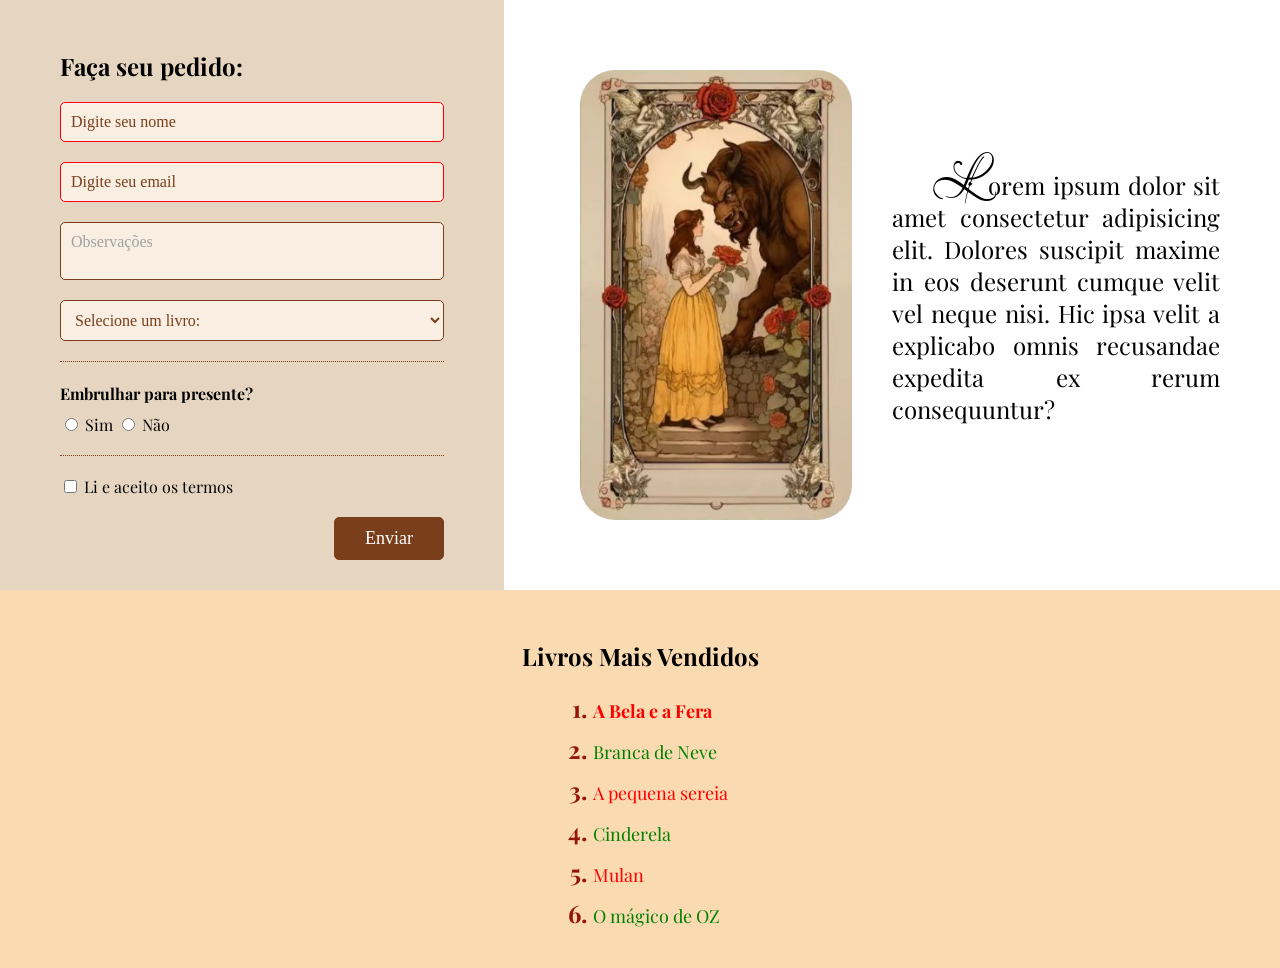
<file: 04_28-Pseudo-aula/index.html>
<!DOCTYPE html>
<html lang="pt-br">
<head>
    <meta charset="UTF-8">
    <meta name="viewport" content="width=device-width, initial-scale=1.0">
    <link rel="stylesheet" href="./assets/css/style.css">
    <link rel="stylesheet" href="./assets/css/pseudo.css">
    <title>Pseudo Aula</title>
</head>
<body>
    
    <section class="livro">
        <div class="pedido">
            <h2>Faça seu pedido:</h2>

            <form action="">
                <input type="text" placeholder="Digite seu nome" required>
                <input type="text" placeholder="Digite seu email" required>
            
                <textarea name="oberservacoes" id="oberservacoes" placeholder="Observações"></textarea>

                <select name="livros" id="livros">
                    <option value="" disabled selected>Selecione um livro:</option>
                    <option value="A-bela-e-a-fera">A Bela e a Fera</option>
                    <option value="branca-de-neve">Branca de Neve</option>
                    <option value="a-pequena-sereia">A pequena sereia</option>
                    <option value="cinderela">Cinderela</option>
                    <option value="mulan">Mulan</option>
                    <option value="o-magico-de-oz">O mágico de OZ</option>
                </select>

                <div class="presente">
                    <h4>Embrulhar para presente?</h4>

                    <input type="radio" name="presente" id="sim" value="sim">
                    <label for="sim">Sim</label>

                    <input type="radio" name="presente" id="nao" value="nao">
                    <label for="nao">Não</label>
                </div>

                <div class="termos">
                    <input type="checkbox" name="termos" id="aceito" value="aceito" required>
                    <label for="aceito">Li e aceito os termos</label>
                </div>

                <input type="submit" value="Enviar">
            </form>
        </div>
        
        <div class="modelo">
            <img src="./assets/images/carta-bela.jpg" alt="Carta da Bela e a Fera">
            <p>Lorem ipsum dolor sit amet consectetur adipisicing elit. Dolores suscipit maxime in eos deserunt cumque velit vel neque nisi. Hic ipsa velit a explicabo omnis recusandae expedita ex rerum consequuntur?</p>
        </div>
    </section>
    
    <section class="ranking">
        <h2>Livros Mais Vendidos</h2>

        <ol>
            <li class="top3">A Bela e a Fera</li>
            <li class="top3">Branca de Neve</li>
            <li class="top3">A pequena sereia</li>
            <li>Cinderela</li>
            <li>Mulan</li>
            <li>O mágico de OZ</li>
        </ol>
    </section>

</body>
</html>
</file>
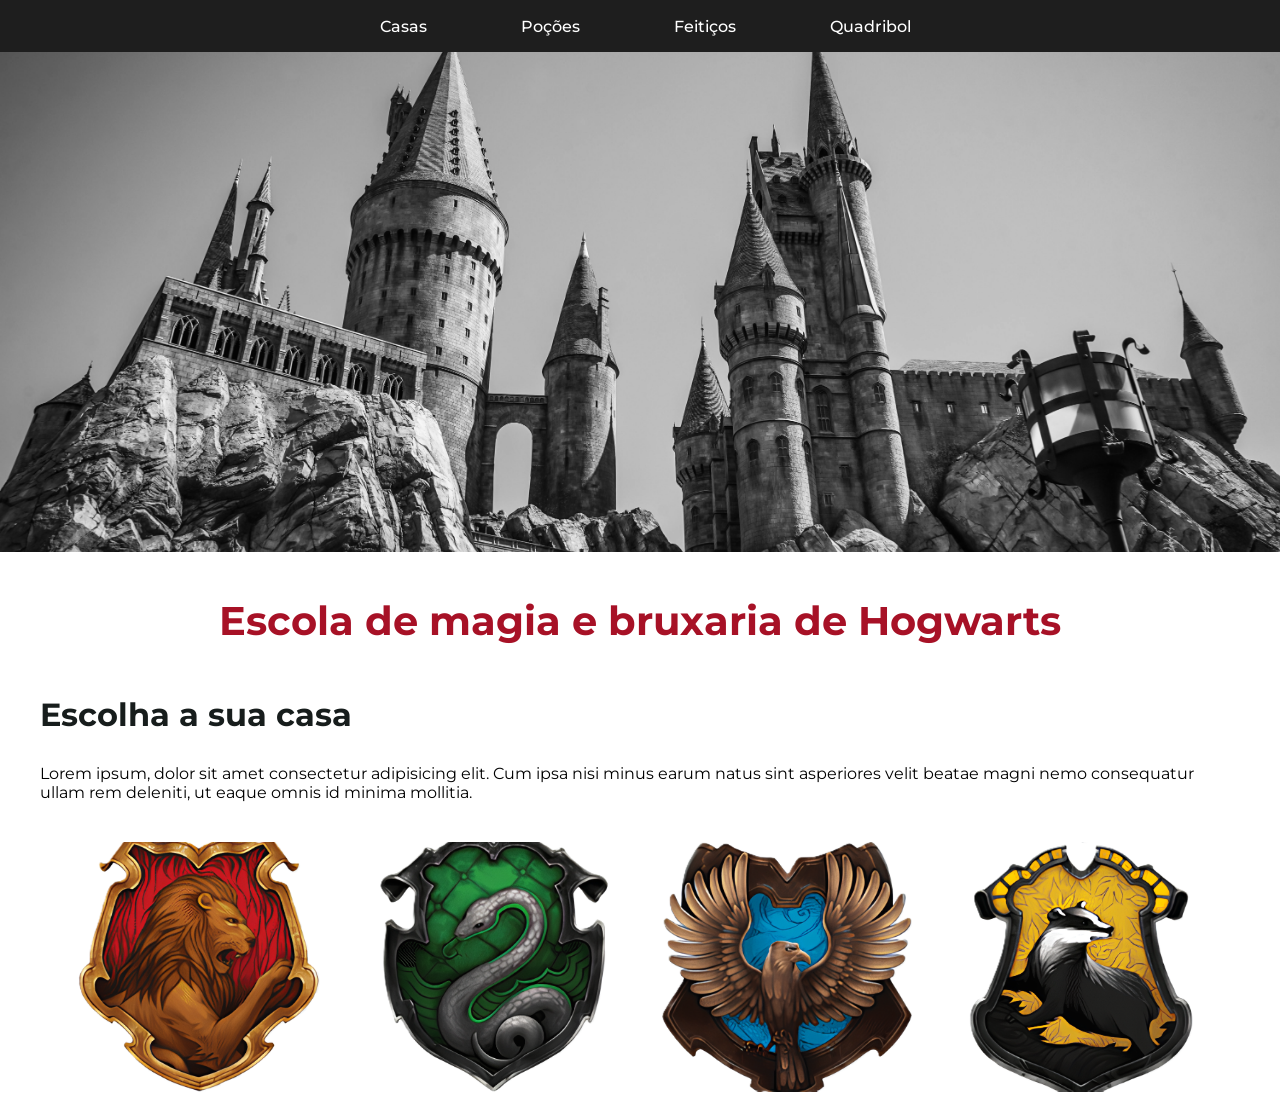
<file: 05 - Maio/05_19 - Reset CSS/2 - divs/index.html>
<!DOCTYPE html>
<html lang="pt-br">
<head>
    <meta charset="UTF-8">
    <meta name="viewport" content="width=device-width, initial-scale=1.0">
    <link rel="stylesheet" href="./style.css">
    <link href='https://cdn.boxicons.com/fonts/basic/boxicons.min.css' rel='stylesheet'>
    <title>Divs e Box Model</title>
</head>
<body>

    <header>
        <!-- <ul>
            <li></li>
            Tag com display block - fica um abaixo do outro
        </ul> -->
 
        <a href="casas.html">
            <i class="bx bx-castle"></i>
            Casas
        </a>
        <a href="pocoes.html">
            <i class="bx bx-flask-round"></i>
            Poções
        </a>
        <a href="feiticos.html">
            <i class="bx bx-magic-wand"></i>
            Feitiços
        </a>
        <a href="quadribol.html">
            <i class="bx bx-cricket-ball"></i>
            Quadribol
        </a>
    </header>

    <img src="./images/banner.jpg" alt="Castelo de Hogwarts">

    <h1>Escola de magia e bruxaria de Hogwarts</h1>
    
    <h2>Escolha a sua casa</h2>

    <p>Lorem ipsum, dolor sit amet consectetur adipisicing elit. Cum ipsa nisi minus earum natus sint asperiores velit beatae magni nemo consequatur ullam rem deleniti, ut eaque omnis id minima mollitia.</p>
    
    <div>
        <img src="./images/grifinoria.png" alt="Brasão da Grifinória de Hogwarts">
        <img src="./images/sonserina.png" alt="Brasão da Sonserina de Hogwarts">
        <img src="./images/corvinal.png" alt="Brasão da Corvinal de Hogwarts">
        <img src="./images/lufalufa.png" alt="Brasão da Lufa-lufa de Hogwarts">
    </div>
    
</body>
</html>
</file>
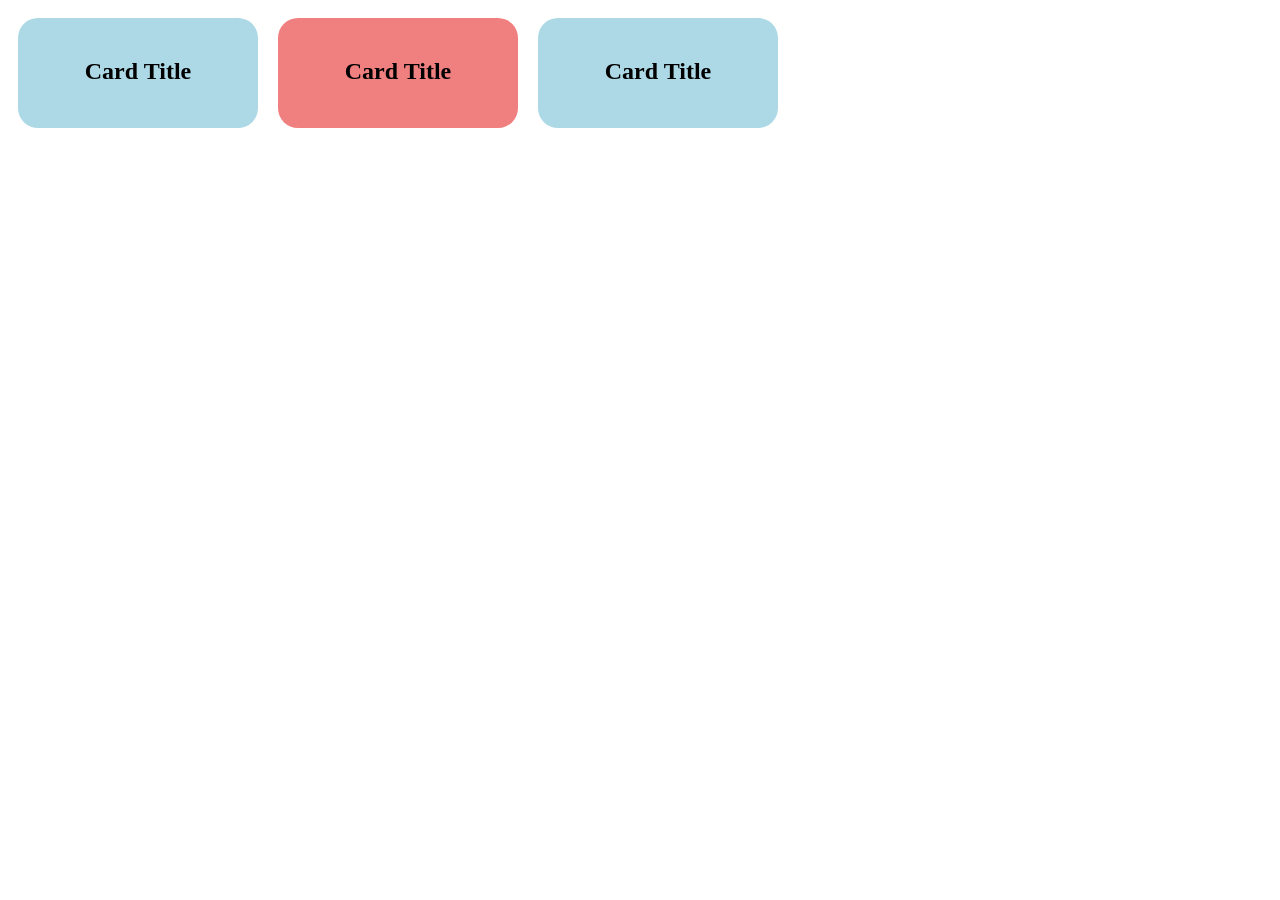
<file: 05 - Maio/05_19 - Reset CSS/3 - id e class/index.html>
<!DOCTYPE html>
<html lang="en">
<head>
    <meta charset="UTF-8">
    <meta name="viewport" content="width=device-width, initial-scale=1.0">
    <link rel="stylesheet" href="style.css">
    <title>Document</title>
</head>
<body>
    
    <div id="lista">
        <div class="card">
            <h2>Card Title</h2>
        </div>
        <div class="card" id="destaque">
            <h2>Card Title</h2>
        </div>
        <div class="card">
            <h2>Card Title</h2>
        </div>
    </div>

</body>
</html>
</file>
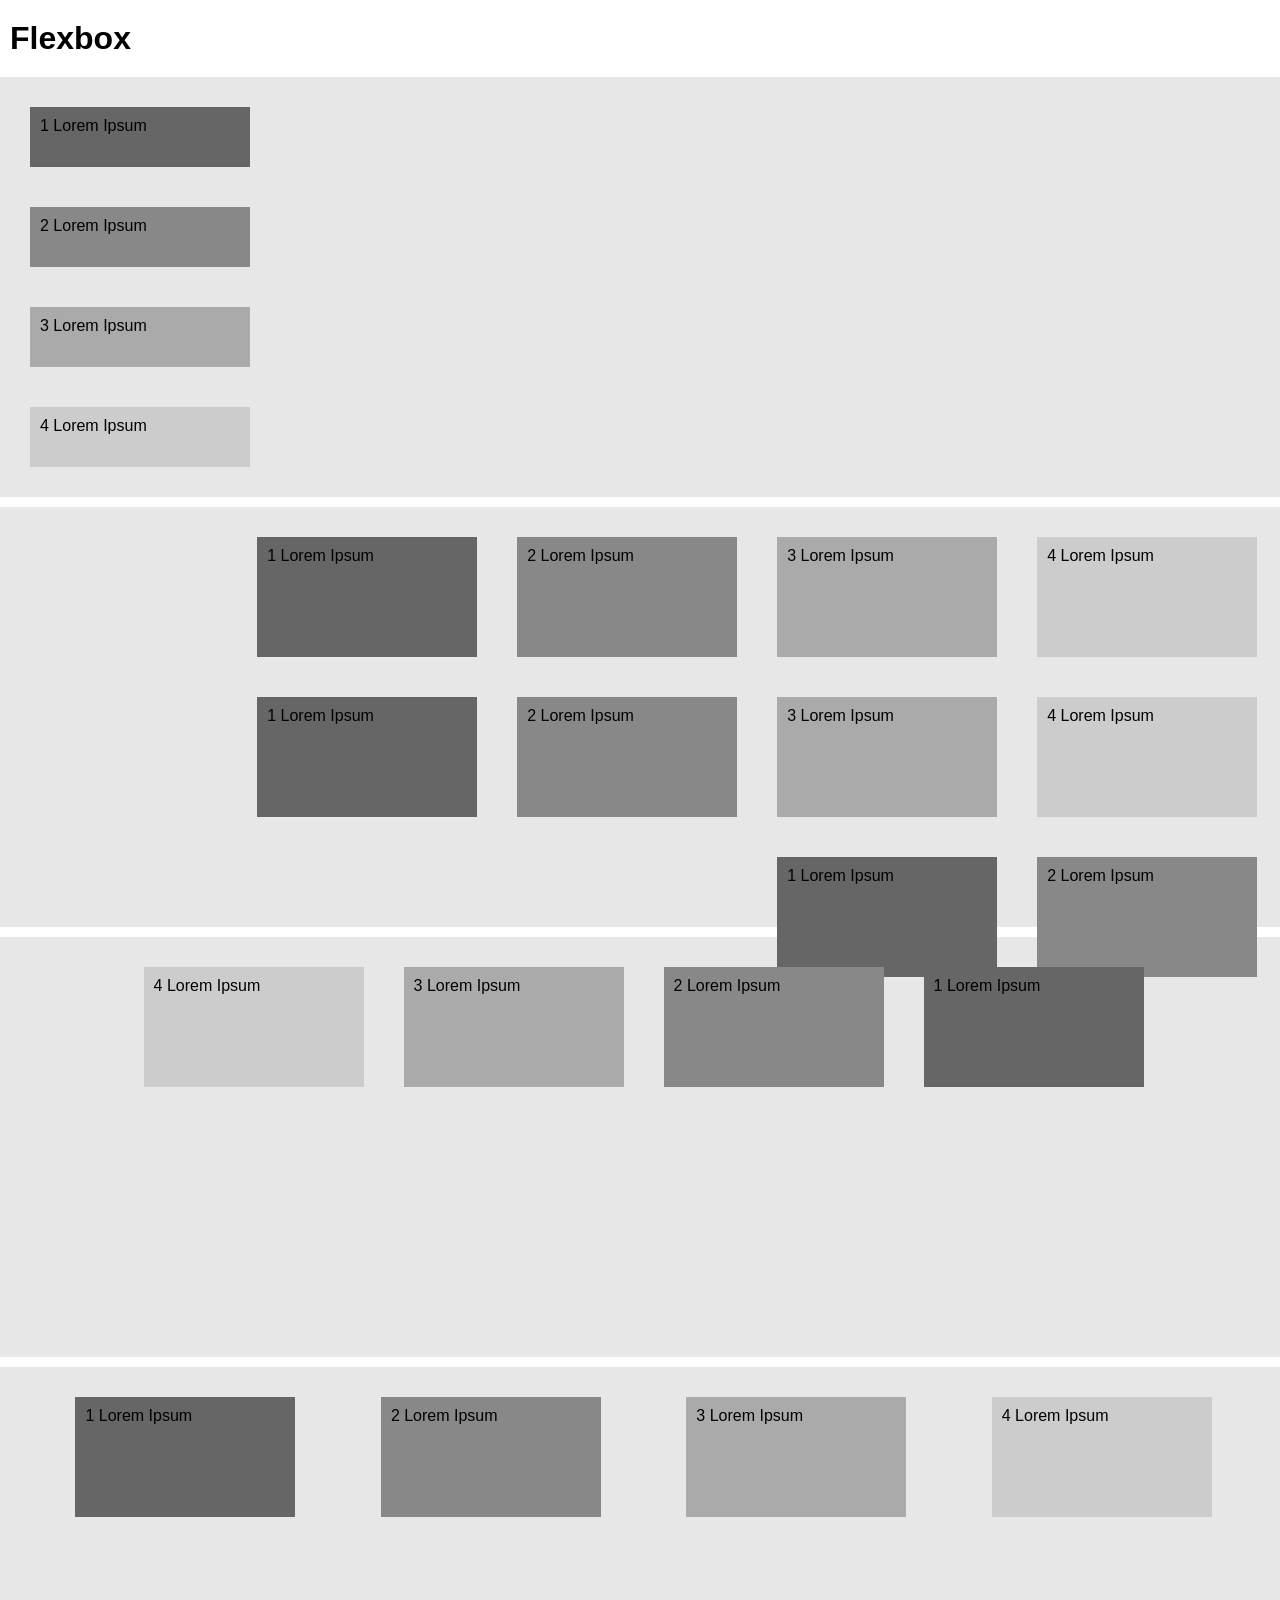
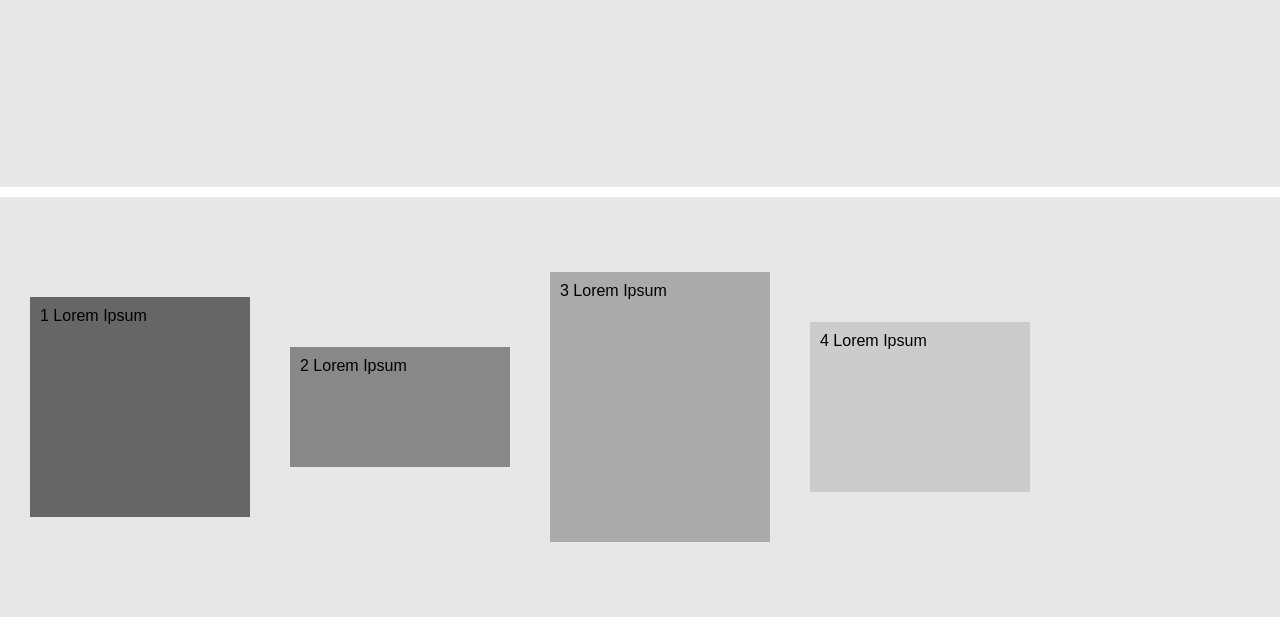
<file: 05 - Maio/05_19 - Reset CSS/4 - flexbox/index.html>
<!DOCTYPE html>
<html lang="pt-br">
<head>
    <meta charset="UTF-8">
    <meta name="viewport" content="width=device-width, initial-scale=1.0">
    <link rel="stylesheet" href="./css/style.css">
    <link rel="stylesheet" href="./css/flex.css">
    <title>Flexbox</title>
</head>
<body>
    
    <h1>Flexbox</h1>

    <div id="modelo-1" class="container">
        <div class="box box-1">1 Lorem Ipsum</div>
        <div class="box box-2">2 Lorem Ipsum</div>
        <div class="box box-3">3 Lorem Ipsum</div>
        <div class="box box-4">4 Lorem Ipsum</div>
    </div>

    <div id="modelo-2" class="container">
        <div class="box box-1">1 Lorem Ipsum</div>
        <div class="box box-2">2 Lorem Ipsum</div>
        <div class="box box-3">3 Lorem Ipsum</div>
        <div class="box box-4">4 Lorem Ipsum</div>
        <div class="box box-1">1 Lorem Ipsum</div>
        <div class="box box-2">2 Lorem Ipsum</div>
        <div class="box box-3">3 Lorem Ipsum</div>
        <div class="box box-4">4 Lorem Ipsum</div>
        <div class="box box-1">1 Lorem Ipsum</div>
        <div class="box box-2">2 Lorem Ipsum</div>
    </div>

    <div id="modelo-3" class="container">
        <div class="box box-1">1 Lorem Ipsum</div>
        <div class="box box-2">2 Lorem Ipsum</div>
        <div class="box box-3">3 Lorem Ipsum</div>
        <div class="box box-4">4 Lorem Ipsum</div>
    </div>

    <div id="modelo-4" class="container">
        <div class="box box-1">1 Lorem Ipsum</div>
        <div class="box box-2">2 Lorem Ipsum</div>
        <div class="box box-3">3 Lorem Ipsum</div>
        <div class="box box-4">4 Lorem Ipsum</div>
    </div>

    <div id="modelo-5" class="container">
        <div style="height: 200px" class="box box-1">1 Lorem Ipsum</div>
        <div style="height: 100px" class="box box-2">2 Lorem Ipsum</div>
        <div style="height: 250px" class="box box-3">3 Lorem Ipsum</div>
        <div style="height: 150px" class="box box-4">4 Lorem Ipsum</div>
    </div>
</body>
</html>
</file>
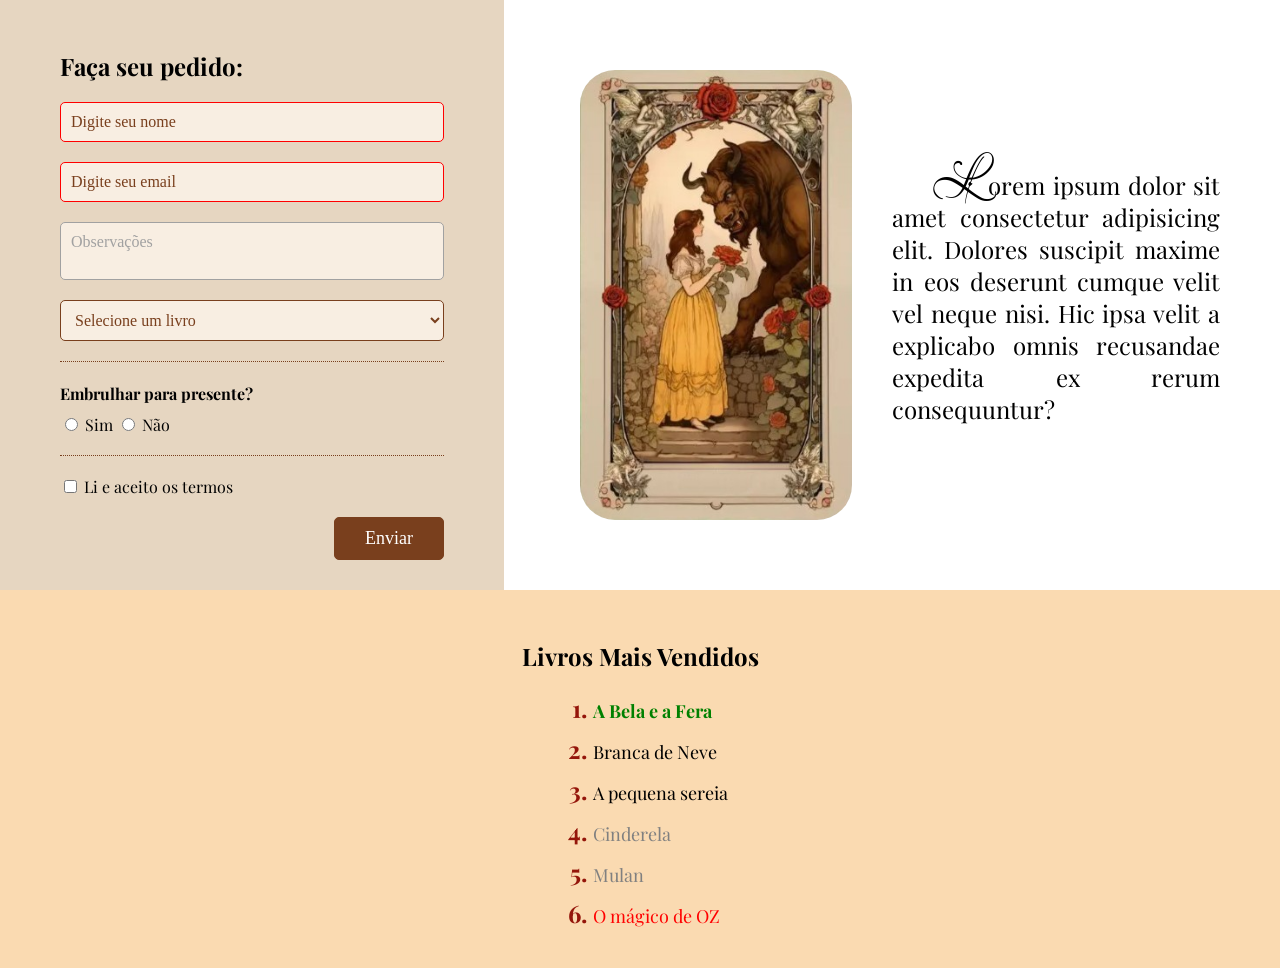
<file: 05 - Maio/05_19 - Reset CSS/6 - pseudo classes e pseudo elementos/index.html>
<!DOCTYPE html>
<html lang="en">
<head>
    <meta charset="UTF-8">
    <meta name="viewport" content="width=device-width, initial-scale=1.0">
    <link rel="stylesheet" href="./assets/css/style.css">
    <link rel="stylesheet" href="./assets/css/pseudo.css">
    <title>Pseudo</title>
</head>
<body>
    
    <section class="livro">
        <div class="pedido">
            <h2>Faça seu pedido:</h2>

            <form action="">
                <input required type="text" placeholder="Digite seu nome">
                <input required type="email" placeholder="Digite seu email">
                <textarea disabled name="observacoes" id="observacoes" placeholder="Observações"></textarea>

                <select name="livros" id="livros">
                    <option value="" disabled selected>Selecione um livro</option>
                    <option value="bela-fera">A Bela e a Fera</option>
                    <option value="branca-neve">Branca de Neve</option>
                    <option value="pequena-sereia">A pequena sereia</option>
                    <option value="cinderela">Cinderela</option>
                    <option value="mulan">Mulan</option>
                    <option value="magico-oz">O mágico de Oz</option>
                </select>

                <div class="presente">
                    <h4>Embrulhar para presente?</h4>

                    <input required type="radio" id="sim" name="presente" value="sim">
                    <label for="sim">Sim</label>

                    <input required type="radio" id="nao" name="presente" value="nao">
                    <label for="nao">Não</label>
                </div>

                <div class="termos">
                    <input required type="checkbox" id="aceito" name="termos" value="aceito">
                    <label for="aceito">Li e aceito os termos</label>
                </div>
                
                <input type="submit" value="Enviar">
            </form>
        </div>
        
        <div class="modelo">
            <img src="./assets/images/carta-bela.jpg" alt="Carta da Bela e a Fera">
            <p>Lorem ipsum dolor sit amet consectetur adipisicing elit. Dolores suscipit maxime in eos deserunt cumque velit vel neque nisi. Hic ipsa velit a explicabo omnis recusandae expedita ex rerum consequuntur?</p>
        </div>
    </section>
    
    <section class="ranking">
        <h2>Livros Mais Vendidos</h2>

        <ol>
            <li class="top3">A Bela e a Fera</li>
            <li class="top3">Branca de Neve</li>
            <li class="top3">A pequena sereia</li>
            <li>Cinderela</li>
            <li>Mulan</li>
            <li>O mágico de OZ</li>
        </ol>
    </section>

</body>
</html>
</file>
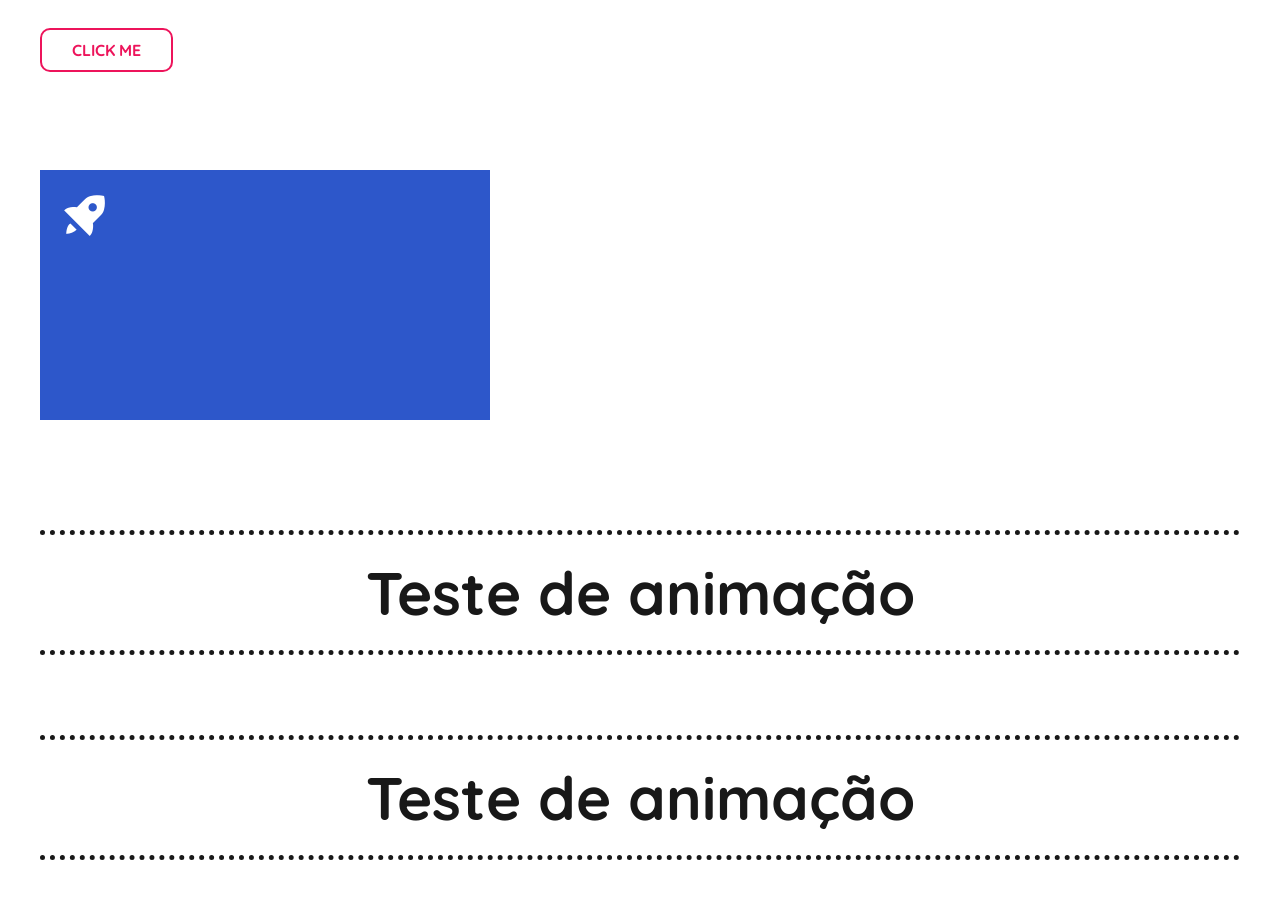
<file: 05 - Maio/05_19 - Reset CSS/7 - transições e animações/index.html>
<!DOCTYPE html>
<html lang="pt-br">
<head>
    <meta charset="UTF-8">
    <meta name="viewport" content="width=device-width, initial-scale=1.0">
    <link rel="stylesheet" href="style.css">
    <link rel="preconnect" href="https://fonts.googleapis.com">
    <link rel="preconnect" href="https://fonts.gstatic.com" crossorigin>
    <link href="https://fonts.googleapis.com/css2?family=Quicksand:wght@500&display=swap" rel="stylesheet">
    <link href='https://unpkg.com/boxicons@2.1.4/css/boxicons.min.css' rel='stylesheet'>
    <link href="https://unpkg.com/aos@2.3.1/dist/aos.css" rel="stylesheet">
    <title>Animações</title>
</head>
<body>
    
    <div class="container">
        <a href="#" class="btn">Click me</a>
    </div>

    <div class="container">
        <div class="box">
            <i class='bx bxs-rocket'></i>
        </div>
    </div>
    
    <!-- Animate On Scroll -->
    <!-- https://michalsnik.github.io/aos/ -->
    <div class="container">
        <div class="text" data-aos="fade-up">
            Teste de animação
        </div>
    </div>
    
    <div class="container">
        <div class="text" data-aos="zoom-in">
            Teste de animação
        </div>
    </div>
    
    <script src="https://unpkg.com/aos@2.3.1/dist/aos.js"></script>
    <script>
        AOS.init();
    </script>
</body>
</html>
</file>
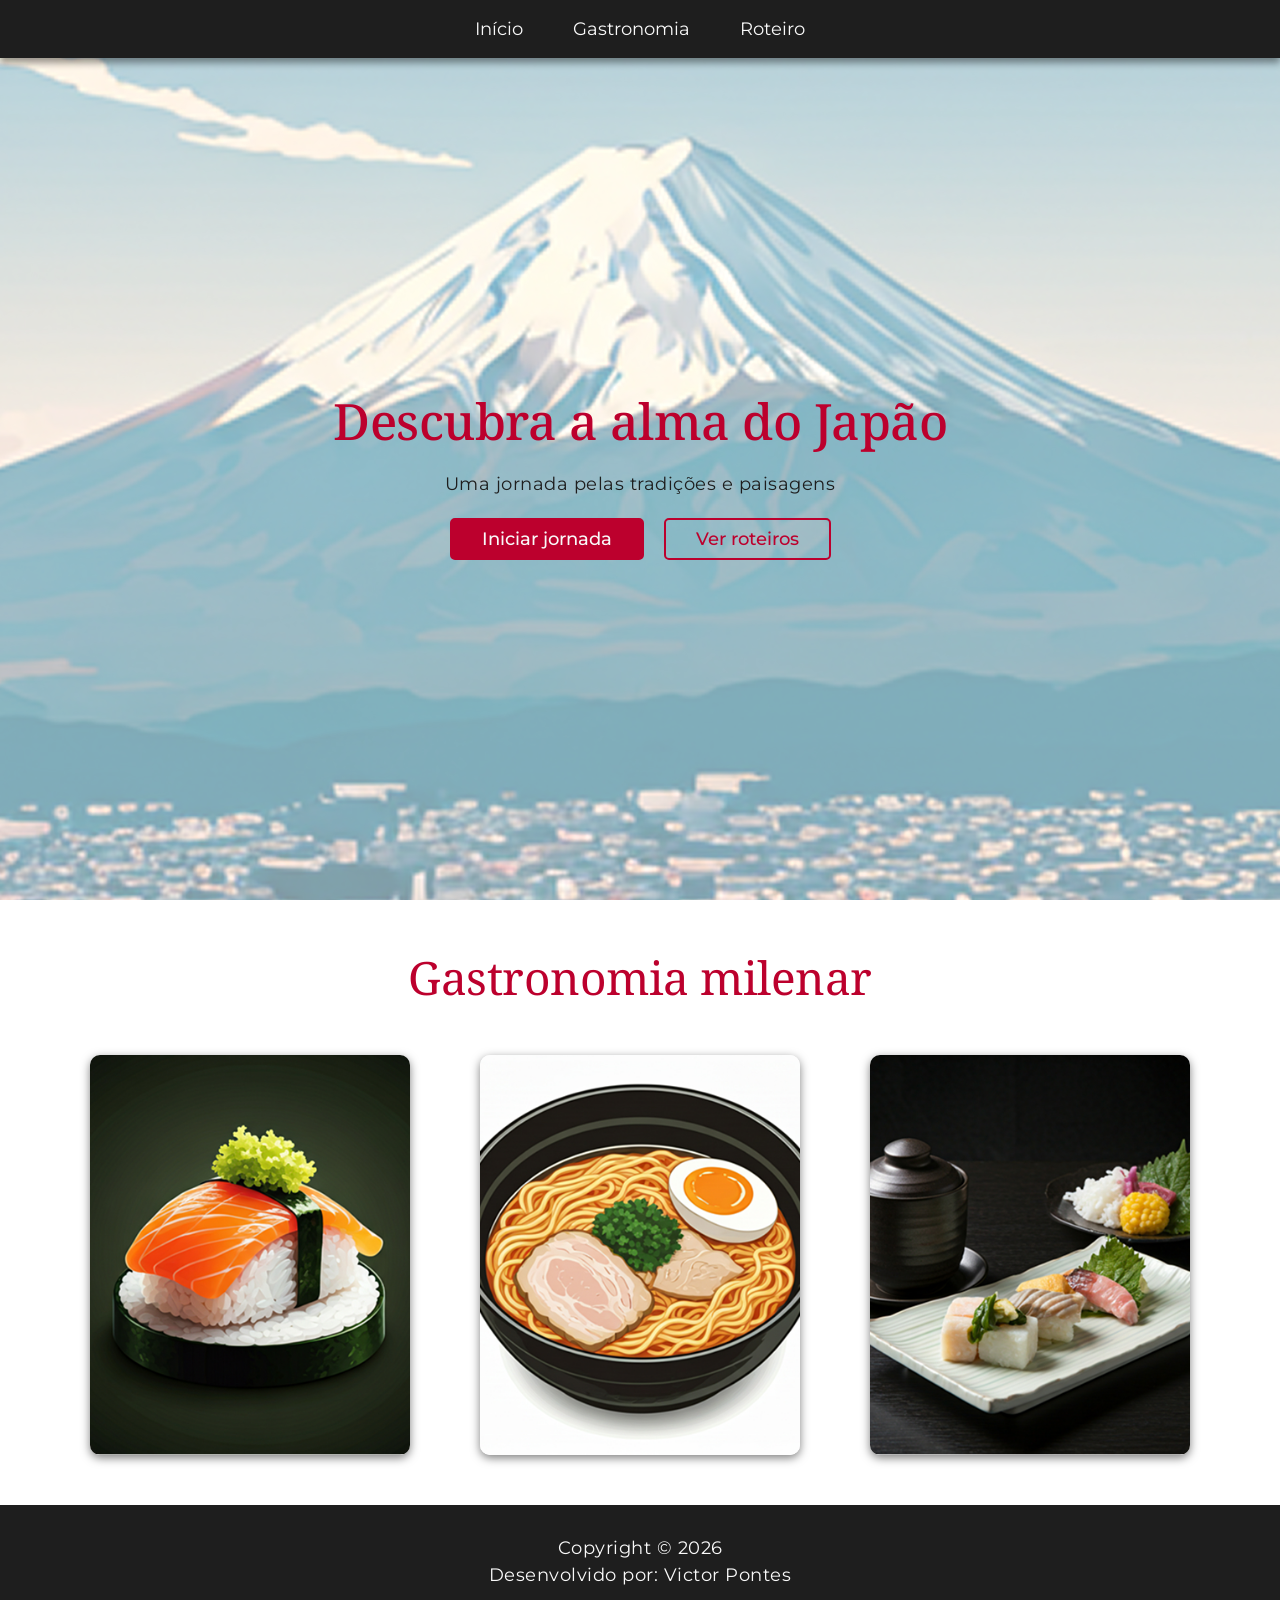
<file: 05 - Maio/05_19 - Reset CSS/8 - semântica/assets/index.html>
<!DOCTYPE html>
<html lang="pt-br">
    <head>
        <meta charset="UTF-8">
        <meta name="viewport" content="width=device-width, initial-scale=1.0">
        <link rel="stylesheet" href="./css/reset.css">
        <link rel="stylesheet" href="./css/variables.css">
        <link rel="stylesheet" href="./css/components.css">
        <link rel="stylesheet" href="./css/style.css">
        <title>Semântica e Componentização</title>
    </head>
    <body>

        <header>
            <nav>
                <ul class="flex">
                    <li><a href="#banner" class="menu-item">Início</a></li>
                    <li><a href="#food" class="menu-item">Gastronomia</a></li>
                    <li><a href="#itinerary" class="menu-item">Roteiro</a></li>
                </ul>
            </nav>
        </header>

        <main>
            <section id="banner" class="flex">
                <h1 class="title">Descubra a alma do Japão</h1>
                <p class="text">Uma jornada pelas tradições e paisagens</p>
                
                <div class="flex">
                    <a href="#food" class="btn btn-primary">Iniciar jornada</a>
                    <a href="#itinerary" class="btn">Ver roteiros</a>
                </div>
            </section>

            <section id="food">
                <h2 class="title">Gastronomia milenar</h2>

                <figure class="flex">
                    <img src="./images/sushi.jpg" alt="Sushi">
                    <img src="./images/lamen.jpg" alt="Lamen">
                    <img src="./images/kaiseki.jpg" alt="Kaiseki">
                </figure>
            </section>
        </main>

        <footer>
            <p class="text">Copyright &copy; 2026</p>
            <h6 class="text">Desenvolvido por: Victor Pontes</h6>
        </footer>

    </body>
</html>
</file>
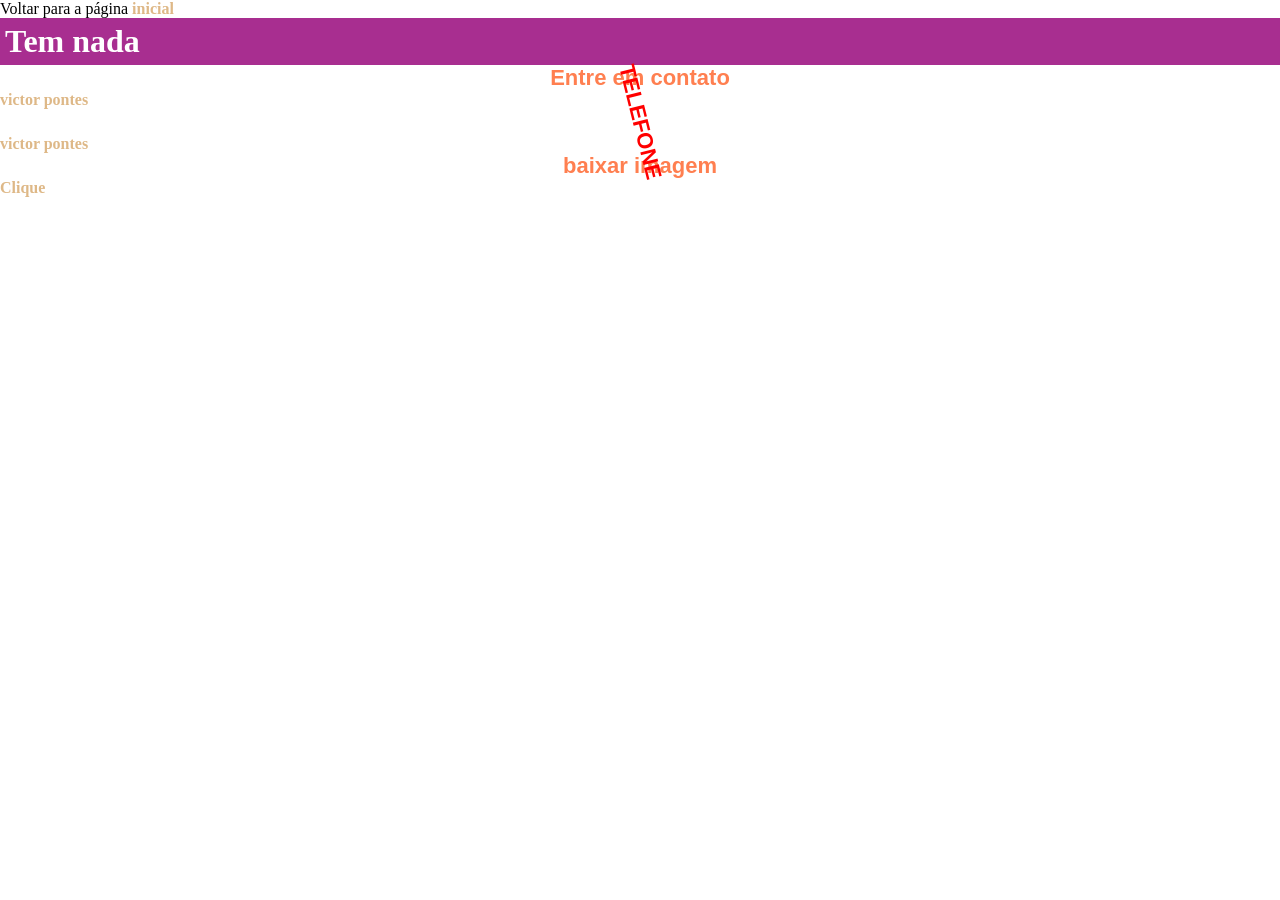
<file: pagina2.html>
<!DOCTYPE html>
<html lang="pt-br">
<head>
    <meta charset="UTF-8">
    <meta name="viewport" content="width=device-width, initial-scale=1.0">
    <title>Segunda página</title>
    <link rel="stylesheet" href="./style.css">
</head>
<body>
    <p>Voltar para a página <a href="./index.html">inicial</a></p>
    <h1 style="background-color: #a82e90; color: white; padding: 5px;">Tem nada</h1>

    <h2>Entre em contato</h2>
    <a href="mailto:victor.ppontes12@gmail.com">victor pontes</a>
    
    <br>
    
    <h2 class="telefone">Telefone</h2>
    <a href="tel:11982269172">victor pontes</a>

    <br>

    <h2>baixar imagem</h2>
    <a href="./images/img.jpg" download>Clique</a>

    <style>
        h2 {
            font-family: Roboto, Arial, sans-serif;
            font-size: 22px;
            color: coral;
            text-align: center;
        }
    </style>
</body>
</html>
</file>
<file: 04_28-Pseudo-aula/assets/css/style.css>
@import url('https://fonts.googleapis.com/css2?family=Lavishly+Yours&family=Playfair+Display:ital,wght@0,400..900;1,400..900&display=swap');

body {
    margin: 0;
    padding: 0;
    font-family: 'Playfair Display', sans-serif;
}

.livro {
    display: flex;
    align-items: center;
    justify-content: space-between;
}

.pedido {
    background-color: #e6d6c1;
    padding: 30px 60px;
    width: 30%;

    form {
        display: flex;
        flex-direction: column;
        gap: 20px;
    }
}

.presente {
    border-top: 1px dotted #793f1d;
    border-bottom: 1px dotted #793f1d;
    padding-bottom: 20px;

    h4 {
        margin-bottom: 10px;
    }
}

input, select, textarea {
    background-color: #f8eee2;
    padding: 10px;
    border: 1px solid;
    border-radius: 5px;
    font-size: 16px;
    transition: all .5s ease-in-out;
    color: #793f1d;
    font-family: Roboto, Calibri, cursive;
    resize: none;
}

input[type="submit"] {
    background-color: #793f1d;
    color: white;
    font-size: 18px;
    cursor: pointer;
    width: fit-content;
    padding: 10px 30px;
    margin: 0 0 0 auto;
    transition: background-color 0.5s ease-in-out;
}

.modelo {
    width: 50%;
    padding: 30px 60px;
    font-family: 'Playfair Display', serif;
    display: flex;
    align-items: center;
    gap: 40px;
    text-align: justify;
    font-size: 24px;
    text-indent: 40px;

    img {
        border-radius: 35px;
        height: 450px;
    }
}

.ranking {
    background-color: #fadab1;
    padding: 30px 60px;
    text-align: center;
    
    ol {
        width: fit-content;
        margin: 0 auto;
        font-size: 18px;
        text-align: left;

        li {
            margin-bottom: 10px;
        }
        li:nth-child(2n+1) {
            color: red;
        }
        li:nth-child(2n) {
            color: green;
        }
    }
}
</file>
<file: 04_28-Pseudo-aula/assets/css/pseudo.css>
input:focus {
    outline: none;
    background-color: #793f1d36;
}

input:valid {
    border-color: #793f1d;
}

input:invalid {
    border-color: red;
}

::placeholder {
    color: #793f1d
}

textarea:disabled {
    background-color: #f8eee2;
    border-color: #a1a1a1;
    cursor: not-allowed;
}

textarea::placeholder {
    color: #a1a1a1;
}

input[type="submit"]:hover {
    background-color: #94150a;
}

.modelo {
    p::first-letter {
        font-family: "Lavishly Yours";
        font-size: 60px;
        font-weight: 500;
        line-height: 24px;
    }

    p::selection {
        color: #d81806;
        background-color: #e6dbcf;
    }
}

li:not(.top3) {
    color: gray;
}

li:first-child {
    color: green;
    font-weight: 700;
}

li:last-child {
    color: red;
}

::marker {
    font-weight: 700;
    font-size: 24px;
    color: #94150a;
}
</file>
<file: 05 - Maio/05_19 - Reset CSS/2 - divs/style.css>
@import url('https://fonts.googleapis.com/css2?family=montserrat:ital,wght@0,100..900;1,100..900&display=swap');

body {
    padding: 0;
    margin: 0;
    box-sizing: border-box;
    font-family: 'Montserrat', 'Roboto', sans-serif;
}

header {
    text-align: center;
    background-color: #1e1e1e;
    padding: 15px 0;
}

a {
    font-size: 16px;
    color: #fff;
    text-decoration: none;
    font-weight: 500;
    padding: 20px;
    margin: 0 20px;
}

a i {
    font-size: 18px;
    margin-right: 10px;
}

img {
    width: 100%;
    height: 500px;
    /* object-fit: contain; */
    object-fit: cover;
}

div {
    text-align: center;
}

div img {
    width: 250px;
    height: 250px;
    object-fit: contain;
    margin: 20px;
}

h1 {
    font-size: 40px;
    color: #A71126;
    text-align: center;
    margin: 40px 0 30px;
}

h2 {
    font-size: 32px;
    color: #171D1C;
    margin: 50px 40px 30px;
}

p {
    margin: 20px 40px;
}
</file>
<file: 05 - Maio/05_19 - Reset CSS/3 - id e class/style.css>
#lista {
    display: flex;
}

.card {
    width: 200px;
    height: 70px;
    background-color: lightblue;
    border-radius: 20px;
    padding: 20px;
    margin: 10px;
    text-align: center;
}

#destaque {
    background-color: lightcoral;
}
</file>
<file: 05 - Maio/05_19 - Reset CSS/4 - flexbox/css/style.css>
body {
    font-family: Calibri, Arial;
    font-size: 16px;
    margin: 0;
    padding: 0;
    box-sizing: border-box;
}

h1 {
    margin: 20px 10px;
}

.container {
    width: 99%;
    height: 400px;
    margin: 10px auto;
    padding: 10px;
    background-color: #e7e7e7;
}

.box {
    width: 10%;
    min-width: 200px;
    height: 100px;
    margin: 20px;
    padding: 10px;
}

.box-1 { background-color: #666; }
.box-2 { background-color: #888; }
.box-3 { background-color: #aaa; }
.box-4 { background-color: #ccc; }
</file>
<file: 05 - Maio/05_19 - Reset CSS/4 - flexbox/css/flex.css>
.container {
    display: flex;
}

#modelo-1 {
    flex-direction: column;

    /* NOWRAP - Valor padrão */
    flex-wrap: nowrap;

    /* FLEX-START - Valor padrão */
    justify-content: flex-start;
}

#modelo-2 {
    /* ROW - Valor padrão */
    flex-direction: row;
    flex-wrap: wrap;
    justify-content: flex-end;
}

#modelo-3 {
    flex-direction: row-reverse;
    /* flex-direction: column-reverse; */
    justify-content: center;
}

#modelo-4 {
    /* justify-content: space-between; */
    /* BETWEEN - Espaçamento baseado nas extremidades */

    /* justify-content: space-around; */
    /* AROUND - Espaçamento central é maior que das extremidades */
    justify-content: space-evenly;
    /* EVENLY - Espaçamento igual entre os itens e as margens externas*/
}

#modelo-5 {
    /* align-items: flex-start; */
    /* align-items: flex-end; */
    align-items: center;
}
</file>
<file: 05 - Maio/05_19 - Reset CSS/6 - pseudo classes e pseudo elementos/assets/css/style.css>
@import url('https://fonts.googleapis.com/css2?family=Lavishly+Yours&family=Playfair+Display:ital,wght@0,400..900;1,400..900&display=swap');

body {
    margin: 0;
    padding: 0;
    font-family: 'Playfair Display', sans-serif;
}

.livro {
    display: flex;
    align-items: center;
    justify-content: space-between;
}

.pedido {
    background-color: #e6d6c1;
    padding: 30px 60px;
    width: 30%;

    form {
        display: flex;
        flex-direction: column;
        gap: 20px;
    }
}

.presente {
    border-top: 1px dotted #793f1d;
    border-bottom: 1px dotted #793f1d;
    padding-bottom: 20px;

    h4 {
        margin-bottom: 10px;
    }
}

input, select, textarea {
    background-color: #f8eee2;
    padding: 10px;
    border: 1px solid;
    border-radius: 5px;
    font-size: 16px;
    transition: all .5s ease-in-out;
    color: #793f1d;
    font-family: Roboto, Calibri, cursive;
    resize: none;
}

input[type="submit"] {
    background-color: #793f1d;
    color: white;
    font-size: 18px;
    cursor: pointer;
    width: fit-content;
    padding: 10px 30px;
    margin: 0 0 0 auto;
    transition: background-color 0.5s ease-in-out;
}

.modelo {
    width: 50%;
    padding: 30px 60px;
    font-family: 'Playfair Display', serif;
    display: flex;
    align-items: center;
    gap: 40px;
    text-align: justify;
    font-size: 24px;
    text-indent: 40px;

    img {
        border-radius: 35px;
        height: 450px;
    }
}

.ranking {
    background-color: #fadab1;
    padding: 30px 60px;
    text-align: center;
    
    ol {
        width: fit-content;
        margin: 0 auto;
        font-size: 18px;
        text-align: left;

        li {
            margin-bottom: 10px;
        }
    }
}
</file>
<file: 05 - Maio/05_19 - Reset CSS/6 - pseudo classes e pseudo elementos/assets/css/pseudo.css>
input:focus {
    outline: none;
    background-color: #793f1d36;
}

input:valid {
    border-color: #793f1d;
}

input:invalid {
    border-color: red;
}

::placeholder {
    color: #793f1d;
}

textarea:disabled {
    background-color: #f8eee2;
    border-color: #a1a1a1;
    cursor: not-allowed;
}

textarea::placeholder {
    color: #a1a1a1;
}

input[type="submit"]:hover {
    background-color: #94150a;
}

input[type="submit"]:active {
    background-color: #d81806;
}

/* Opção selecionada - Visivel dentro da lista da select */
option:checked {
    color: #d81806;
}

input[type="radio"]:checked,
input[type="checkbox"]:checked {
    height: 20px;
    width: 20px;
}

.modelo {
    p::first-letter {
        font-family: 'Lavishly Yours';
        font-size: 60px;
        font-weight: 500;
        line-height: 24px;
    }

    /* p::first-line {
        color: #94150a;
    } */

    p::selection {
        color: #d81806;
        background-color: #e6dbcf;
    }
}

/* li:nth-child(2n+1){
    color: gray;
} */
li:not(.top3){
    color: gray;
}
li:first-child { 
    color: green;
    font-weight: 700;
}
li:last-child { 
    color: red;
}

::marker {
    font-weight: 700;
    font-size: 24px;
    color: #94150a;
}
</file>
<file: 05 - Maio/05_19 - Reset CSS/7 - transições e animações/style.css>
* {
    margin: 0;
    padding: 0;
    box-sizing: border-box;
}

body {
    font-family: 'Quicksand', sans-serif;
}

.container {
    max-width: 1320px;
    width: 100%;
    margin: auto;
    padding: 40px;
} 

.btn {
    border: 2px solid #ed145b;
    border-radius: 10px;
    color: #ed145b;
    font-weight: 700;
    text-transform: uppercase;
    text-decoration: none;
    padding: 10px 30px;
    width: fit-content;
    /* Depois */
    
    /* transition: property duration timing-function delay; */
    transition: all .5s ease-in-out;
}

.btn:hover {
    background-color: #ed145b;
    color: #fff;
}

.box {
    background-color: #2d57ca;
    width: 450px;
    height: 250px;
    padding: 20px;
    margin: 30px 0;
    /* transition-property: background-color;
    transition-duration: 3s;
    transition-timing-function: linear; */
    transition: background-color 3s linear;
    
    &:hover {
        background-color: #ed145b;
    }
}

i {
    color: #fff;
    font-size: 50px;
    position: relative;
}

.box:hover i {
    /* nome / duração / transição / delay / repetições / direção */
    /* animation: rocket 3s ease 2s 2 reverse; */
    animation: rocket 3s ease-in-out infinite alternate;
}

.text {
    font-weight: 900;
    font-size: 60px;
    color: #181818;
    border-top: 5px dotted #181818;
    border-bottom: 5px dotted #181818;
    padding: 20px 0;
    text-align: center;
}

@keyframes rocket {
    0% {
        left: 0;
        top: 0;
    }

    25% {
        left: calc(100% - 50px);
        top: 0;
    }

    50% {
        left: calc(100% - 50px);
        top: calc(100% - 50px);
    }
    
    75% {
        left: 0;
        top: calc(100% - 50px);
    }

    100% {
        left: 0;
        top: 0;
    }
}
</file>
<file: 05 - Maio/05_19 - Reset CSS/8 - semântica/assets/css/variables.css>
@import url('https://fonts.googleapis.com/css2?family=Montserrat:ital,wght@0,100..900;1,100..900&family=Noto+Serif:ital,wght@0,100..900;1,100..900&display=swap');

:root {
    /* Variável de cor */
    --primary: #BC002D;
    --secondary: #FFB7C5;
    --tertiary: #4A4A4A;
    --light: #F9F9F9;
    --dark: #1E1E1E;

    /* Variável de fonte - Títulos */
    --title: 'Noto Serif', Trebuchet MS, sans-serif;
    --title-size: 46px;

    /* Variável de fonte - Textos */
    --text: 'Montserrat', Roboto, Calibri;
    --text-size: 18px;
}
</file>
<file: 05 - Maio/05_19 - Reset CSS/8 - semântica/assets/css/components.css>
/* Formatação dos Textos */
.text {
  font-family: var(--text);
  font-size: var(--text-size);
  font-weight: 400;
  line-height: 1.5;
  letter-spacing: 0.5px;
  color: var(--dark);
}

.title {
    color: var(--primary);
    font-family: var(--title);
    font-size: var(--title-size);
    font-weight: 400;
    line-height: 1.2;
    letter-spacing: -0.5px;
    
}

/* Formatação dos Botões */
.btn {
  color: var(--primary);
  font-family: var(--text);
  font-size: var(--text-size);
  font-weight: 500;
  border: 2px solid var(--primary);
  border-radius: 5px;
  padding: 10px 30px;
  cursor: pointer;
  outline: none;
  display: inline-block;
  text-decoration: none;
  transition: all 0.5s ease;

  &:hover {
    background-color: var(--primary);
    color: var(--light);
    box-shadow: 0 5px 7px rgba(0, 0, 0, 0.2);
  }
}

.btn-primary {
  background-color: var(--primary);
  color: var(--light);
  
  &:hover {
    background-color: var(--secondary);
    border-color: var(--secondary);
    color: var(--primary);
  }
}

.btn-secondary {
  background-color: var(--secondary);
  border-color: var(--secondary);
  color: var(--primary);
  
  &:hover {
    background-color: var(--primary);
    border-color: var(--primary);
  }
}

.flex {
  display: flex;
  gap: 20px;
}
</file>
<file: 05 - Maio/05_19 - Reset CSS/8 - semântica/assets/css/style.css>
html {
    scroll-behavior: smooth;
}

header {
    background-color: var(--dark);
    position: fixed;
    top: 0;
    width: 100vw;
    z-index: 10;
    box-shadow: 0 5px 7px rgba(0, 0, 0, 0.4);
}

nav ul {
    justify-content: center;

    li {
        list-style: none;
        a {
            color: var(--light);
            font-family: var(--text);
            font-size: var(--text-size);
            text-decoration: none;
            padding: 20px 15px;
            display: inline-block;
            transition: all .5s ease;
        
            &:hover {
                color: var(--primary);
            }
        }
    }
}

#banner {
    background-image: url('../images/Mount\ Fuji.jpg');
    height: 100vh;
    background-size: cover;
    
    flex-direction: column;
    justify-content: center;
    align-items: center;
    position: relative;

    &::before {
        content: '';
        background-color: #ffffff80;
        position: absolute;
        top: 0;
        left: 0;
        width: 100%;
        height: 100%;
        z-index: 0;
    }

    * {
        z-index: 1;
    }
}

h1.title {
  font-size: 50px;
  font-weight: 500;
  margin-top: 50px;
}

#food {
    padding: 50px 40px;

    h2 {
        text-align: center;
        margin-bottom: 50px;
    }

    figure {
        justify-content: space-evenly;
        align-items: center;

        img {
            box-shadow: 0 3px 10px rgba(0, 0, 0, 0.5);
            border-radius: 10px;
            height: 400px;
            transition: all .5s ease;

            &:hover {
                transform: scale(1.1);
            }
        }
    }
}

#itinerary {
    background-color: var(--light);
    padding: 50px 40px;
    align-items: center;
    justify-content: space-between;

    h2 {
        margin-bottom: 50px;
    }

    .info {
        width: 59%;

        p {
            margin-bottom: 20px;
            text-align: justify;
        }

        a {
            margin-top: 30px;
        }
    }

    img {
        height: 400px;
        object-fit: contain;
    }
}

footer {
    background-color: var(--dark);
    padding: 30px 0;
    text-align: center;

    .text {
        color: var(--light);
    }
}
</file>
<file: style.css>
* {
    padding: 0;
    margin: 0;
}
a {
    text-decoration: none;
    color: burlywood;
    font-weight: bolder;
}
.telefone {
    color: red;
    text-transform: uppercase;
    text-overflow: ellipsis;
    transform: rotate(76deg);
}
.telefone:hover {
    width: 300px;
    height: 300px;
    background-color: black;
    justify-self: center;
}
</file>
